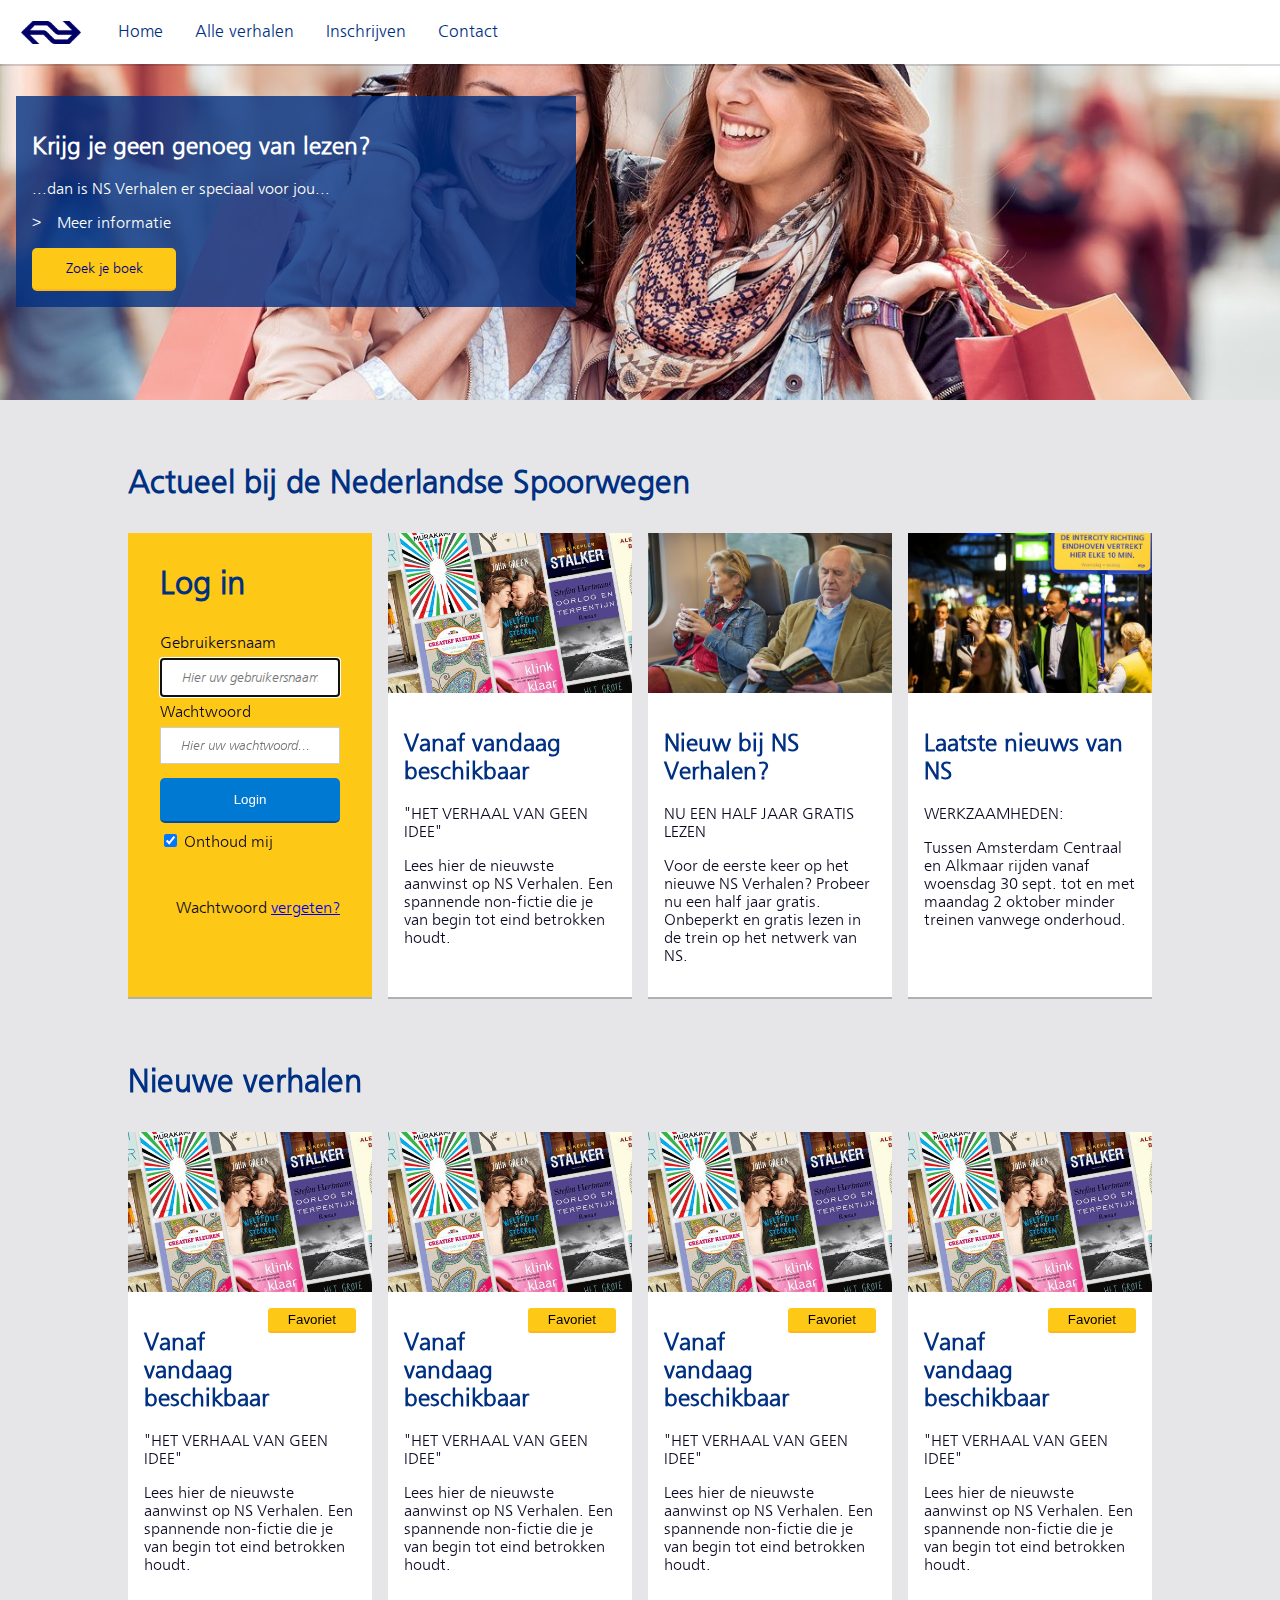
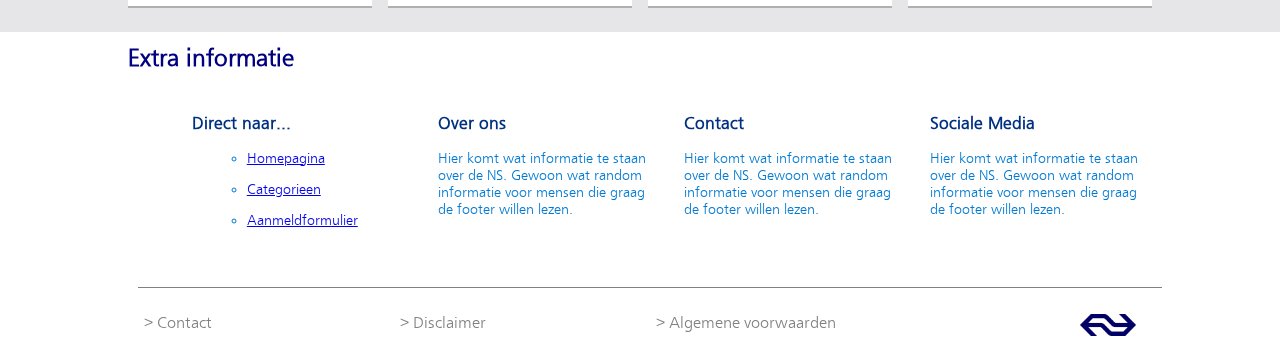
<file: index.html>
<!DOCTYPE html>
<html lang="en">

<head>
    <meta charset="UTF-8">
    <title>Verhalen Website</title>
    <link rel="stylesheet" href="css/main.css" />
</head>

<body>
    <header>
        <a href="index.html"><img class="logo" src="images/ns_logokopie.png"></a>

        <nav class="topnav" id="myTopnav">
            <a href="index.html">Home</a>
            <a href="verhalen.html">Alle verhalen</a>
            <a href="inschrijven.html">Inschrijven</a>
            <a href="#about">Contact</a>
            <a href="javascript:void(0);"  id="buttonNav"  class="icon">&#9776;</a>
        </nav>

    </header>

    <section class="landing">
        <div class="container_landingtekst">
            <h2>Krijg je geen genoeg van lezen?</h2>
            <p>...dan is NS Verhalen er speciaal voor jou...</p>
            <p><a href="#">> &nbsp; Meer informatie</a></p>
            <button class="leesMeer_button YellowButton">Zoek je boek</button>
        </div>

    </section>
    <div class="mastergrid">
    <h2 class="SectionTitle">Actueel bij de Nederlandse Spoorwegen</h2>
    <section class="container_stroke">
        <article id="loginFormArticle" class="container_box login-form">
        <form class="container_login_form" onsubmit="checkLogin();return false;">
            <h1>Log in</h1>
            <section class="container">
                <label for=gname>Gebruikersnaam</label>
                <input class="loginform" type="text" id=gname placeholder="Hier uw gebruikersnaam..." name="uname" required autofocus>

                <label for=wname>Wachtwoord</label>
                <input class="loginform" type="password" id=wname placeholder="Hier uw wachtwoord..." name="psw" required>

                <button class="login_button BlueButton" id=login type="submit">Login</button>

                <input type="checkbox" checked="checked"> Onthoud mij
            </section>

            <section id="LoginMessage"></section>

            <section class="container">
                <span class="psw">Wachtwoord <a href="#">vergeten?</a></span>
            </section>
        </form>
    </article>
        
        <article class="container_box">
                <img class="img-contain" src="images/nieuw_lezen.jpg" alt="afbeelding 3" />

                <div class="container-content">
                <h2>Vanaf vandaag beschikbaar</h2>
                <p>"HET VERHAAL VAN GEEN IDEE"</p>
                <P>Lees hier de nieuwste aanwinst op NS Verhalen. Een spannende non-fictie die je van begin tot eind betrokken houdt.</P>
                </div>
            </article>

        <article class="container_box">
                <img class="img-contain" src="images/lezen_trein.jpg" alt="afbeelding 3" />

                <div class="container-content">
                <h2>Nieuw bij NS Verhalen?</h2>
                <p>NU EEN HALF JAAR GRATIS LEZEN</p>
                <p>Voor de eerste keer op het nieuwe NS Verhalen? Probeer nu een half jaar gratis. Onbeperkt en gratis lezen in de trein op het netwerk van NS. </p>
                </div>
        </article>

        <article class="container_box">
                <img class="img-contain" src="images/ns_trein.jpg" alt="afbeelding 3" />

                <div class="container-content">
                <h2>Laatste nieuws van NS</h2>
                <p>WERKZAAMHEDEN:</p>
                <p>Tussen Amsterdam Centraal en Alkmaar rijden vanaf woensdag 30 sept. tot en met maandag 2 oktober minder treinen vanwege onderhoud. </p>
                </div>
        </article>
    </section>
</div>

<section class="modal">
    <section class="modal-content">
        <span class="close-button">&times;</span>
        <h1>Leuk! Het verhaal is toegevoegd aan je favorieten.</h1>
        </section>
</section>    

<div class="mastergrid">
    <h2 class="SectionTitle">Nieuwe verhalen</h2>
    <div class="container_stroke_verhaal">
            <article class="container_box">
                    <img class="img-contain" src="images/nieuw_lezen.jpg" alt="afbeelding 3" />
    
                    <div class="container-content">
                    <button class="favorite">Favoriet</button>
                    
                    
                        
                    
                    <h2>Vanaf vandaag beschikbaar</h2>
                    <p>"HET VERHAAL VAN GEEN IDEE"</p>
                    <P>Lees hier de nieuwste aanwinst op NS Verhalen. Een spannende non-fictie die je van begin tot eind betrokken houdt.</P>
                    </div>
            </article>

            

            <article class="container_box">
                    <img class="img-contain" src="images/nieuw_lezen.jpg" alt="afbeelding 3" />
                    <div class="container-content">
                    <button class="favorite">Favoriet</button>
                    

                    <h2>Vanaf vandaag beschikbaar</h2>
                    <p>"HET VERHAAL VAN GEEN IDEE"</p>
                    <P>Lees hier de nieuwste aanwinst op NS Verhalen. Een spannende non-fictie die je van begin tot eind betrokken houdt.</P>
                    </div>
            </article>

            <article class="container_box">
                    <img class="img-contain" src="images/nieuw_lezen.jpg" alt="afbeelding 3" />
    
                    <div class="container-content">
                    <button class="favorite">Favoriet</button>
                    

                    <h2>Vanaf vandaag beschikbaar</h2>
                    <p>"HET VERHAAL VAN GEEN IDEE"</p>
                    <P>Lees hier de nieuwste aanwinst op NS Verhalen. Een spannende non-fictie die je van begin tot eind betrokken houdt.</P>
                    </div>
            </article>

            <article class="container_box">
                    <img class="img-contain" src="images/nieuw_lezen.jpg" alt="afbeelding 3" />
    
                    <div class="container-content">
                    <button class="favorite">Favoriet</button>

                    <h2>Vanaf vandaag beschikbaar</h2>
                    <p>"HET VERHAAL VAN GEEN IDEE"</p>
                    <P>Lees hier de nieuwste aanwinst op NS Verhalen. Een spannende non-fictie die je van begin tot eind betrokken houdt.</P>
                    </div>
            </article>
    </div>
</div>

    <footer>
        <h2 class="footer_informatie">Extra informatie</h2>
        <ul class="footer_content">

            <li>
                <h3>Direct naar...</h3>
                <ul>
                    <li><a href="#">Homepagina</a></li>
                    <li><a href="#">Categorieen</a></li>
                    <li><a href="#">Aanmeldformulier</a></li>
                </ul>
            </li>

            <li>
                <h3>Over ons</h3>
                <p>Hier komt wat informatie te staan over de NS. Gewoon wat random informatie voor mensen die graag de footer willen lezen.</p>
            </li>

            <li>
                <h3>Contact</h3>
                <p>Hier komt wat informatie te staan over de NS. Gewoon wat random informatie voor mensen die graag de footer willen lezen.</p>
            </li>

            <li>
                <h3>Sociale Media</h3>
                <p>Hier komt wat informatie te staan over de NS. Gewoon wat random informatie voor mensen die graag de footer willen lezen.</p>
            </li>

        </ul>

        <ul class="second_footer_content">
            <li><a href="#">> Contact</a></li>
            <li><a href="#">> Disclaimer</a></li>
            <li><a href="#">> Algemene voorwaarden</a></li>
            <li><img src="images/ns_logokopie.png"></li>
        </ul>
    </footer>


</body>
<script src="js/navigatie.js"></script>

<script>
        function checkLogin(){
            var loginForm = document.getElementById("loginFormArticle");
            loginForm.parentNode.removeChild(loginForm);
        }

</script>

<script>
        	
    var modal = document.querySelector(".modal");
    var trigger = document.querySelectorAll(".favorite");
    var closeButton = document.querySelector(".close-button");

    function toggleModal() {
        modal.classList.toggle("show-modal");
    }

    function windowOnClick(event) {
        if (event.target === modal) {
            toggleModal();
        }
    }

    trigger.addEventListener("click", toggleModal);
    closeButton.addEventListener("click", toggleModal);
    window.addEventListener("click", windowOnClick);
	
</script>


</html>
</file>
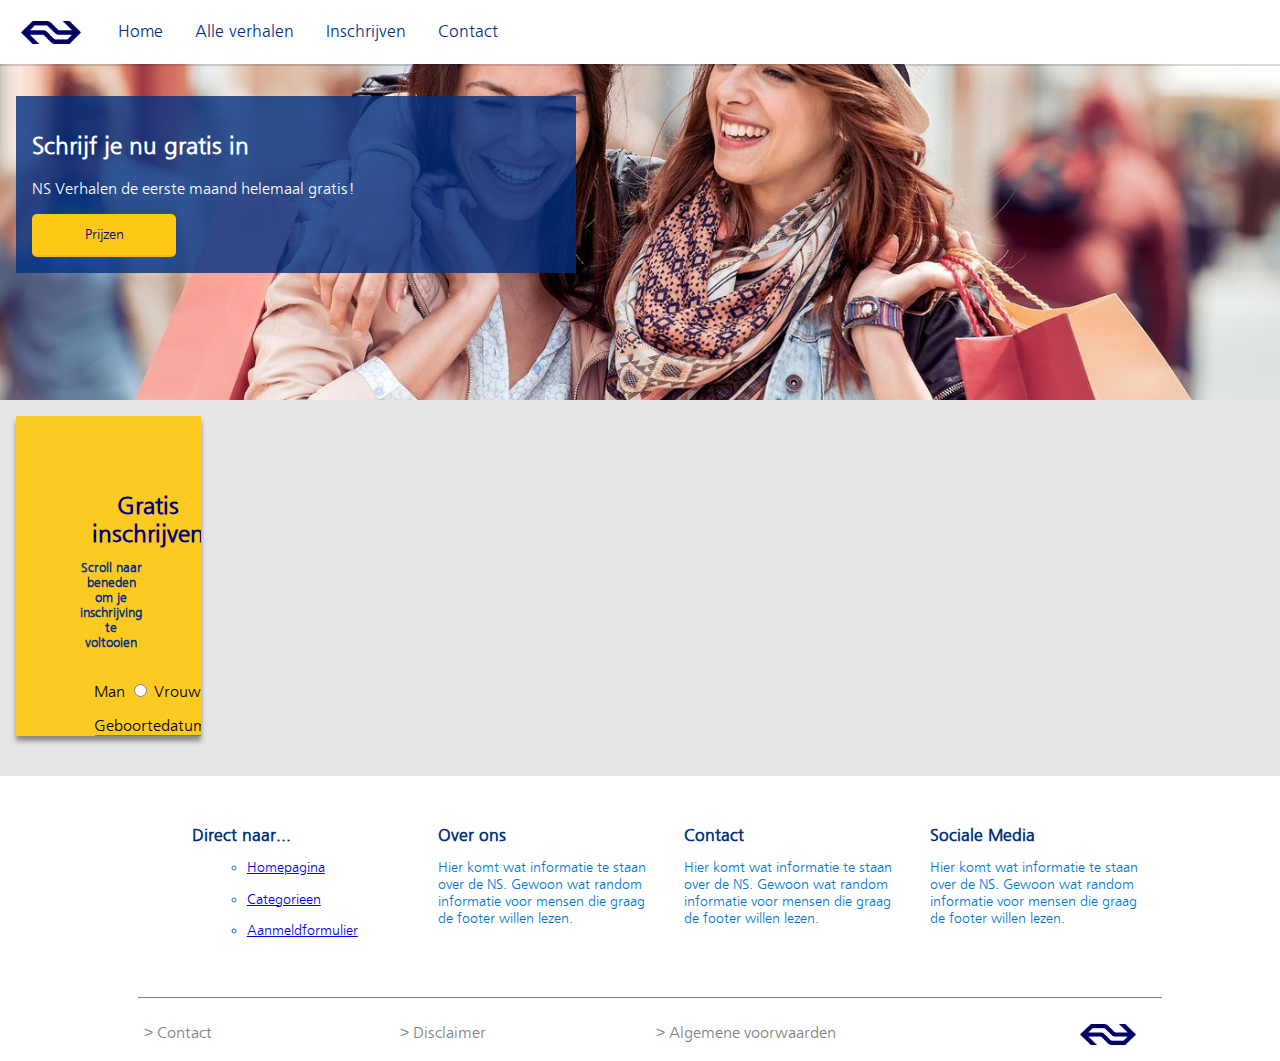
<file: inschrijven.html>
<!DOCTYPE html>
<html lang="en">

<head>
    <meta charset="UTF-8">
    <title>Verhalen Website</title>
    <link rel="stylesheet" href="css/main.css" />
</head>

<body>
    <header>
        <a href="index.html"><img class="logo" src="images/ns_logokopie.png"></a>

        <!--<section class="searchbar">
             <input class="zoeken" type="text" placeholder="Zoek een boek..." required />
                <button class="searchbtn" type="submit">Ga</button>
            </section>-->

        <div class="topnav" id="myTopnav">
            <a href="index.html">Home</a>
            <a href="verhalen.html">Alle verhalen</a>
            <a href="inschrijven.html">Inschrijven</a>
            <a href="#about">Contact</a>
            <a href="javascript:void(0);"  id="buttonNav"  class="icon">&#9776;</a>
        </div>
    </header>

    <section class="landing">
        <div class=container_landingtekst>
            <h2>Schrijf je nu gratis in</h2>
            <p>NS Verhalen de eerste maand helemaal gratis!</p>
            <button class="leesMeer_button">Prijzen</button>
        </div>

    </section>

    <section class="container_stroke">
        <form class="container_signup_form">
            <h1>Gratis inschrijven</h1>
            <h2>Scroll naar beneden om je inschrijving te voltooien</h2>
            <fieldset class="container_signup">


                <label>Man</label>
                <input class="loginform"  type="radio" name="gender" value=male>

                <label>Vrouw</label>
                <input class="loginform" type="radio" name="gender" value=female>

                <p><label for=gebd>Geboortedatum</label>
                <input class="loginform" type="date" id=gebd name="gebd" required></p>

                <label for=gname>Nieuwe gebruikersnaam</label>
                <input class="loginform" type="text" id=gname placeholder="Hier uw gebruikersnaam..." name="uname" required>

                <label for=fname>Uw voornaam</label>
                <input class="loginform" type="text" id=fname placeholder="Hier uw voornaam..." name="uname" required>

                <label for=lname>Uw achternaam</label>
                <input class="loginform" type="text" id=lname placeholder="Hier uw achternaam..." name="uname" required>

                <label for=email>Uw emailadres</label>
                <input class="loginform" type="email" id=email placeholder="Hier uw emailadres..." name="mail" required>

                <label for=tel>Telefoonnummer</label>
                <input class="loginform" type="tel" id=tel placeholder="Hier uw telefoonnummer..." name="mail">

                <label for=wname>Nieuw wachtwoord</label>
                <input class="loginform" type="password" id=wname placeholder="Hier uw wachtwoord..." name="psw" required>

                <label for=wname>Herhaal wachtwoord</label>
                <input class="loginform" type="password" id=wname placeholder="Herhaal uw wachtwoord..." name="psw" required>

                <button class="signup_button" type="submit">Inschrijven</button>
            </fieldset>
        </form>

    </section>

    <footer class="footer_container">

        <ul class="footer_content">
            <li>
                <h1>Direct naar...</h1>
                <ul>
                    <li><a href="#">Homepagina</a></li>
                    <li><a href="#">Categorieen</a></li>
                    <li><a href="#">Aanmeldformulier</a></li>
                </ul>
            </li>

            <li>
                <h1>Over ons</h1>
                <p>Hier komt wat informatie te staan over de NS. Gewoon wat random informatie voor mensen die graag de footer willen lezen.</p>
            </li>

            <li>
                <h1>Contact</h1>
                <p>Hier komt wat informatie te staan over de NS. Gewoon wat random informatie voor mensen die graag de footer willen lezen.</p>
            </li>

            <li>
                <h1>Sociale Media</h1>
                <p>Hier komt wat informatie te staan over de NS. Gewoon wat random informatie voor mensen die graag de footer willen lezen.</p>
            </li>

        </ul>

        <ul class="second_footer_content">
            <li><a href="#">> Contact</a></li>
            <li><a href="#">> Disclaimer</a></li>
            <li><a href="#">> Algemene voorwaarden</a></li>
            <li><img src="images/ns_logokopie.png"></li>
        </ul>
    </footer>

<script src="js/navigatie.js"></script>
</body>

</html>
</file>
<file: css/main.css>
/* Declaration of colors */
:root {
    --main-bg-color: #e6e6e9;
    --main-txt-color: #070721;
  }

@font-face {
    font-family: NS SansBold;
    src: url('../fonts/nssansbold.ttf')format("truetype");
}

@font-face {
    font-family: NS SansReg;
    src: url('../fonts/nssans.ttf')format("truetype");
}

@font-face {
    font-family: NS SansBit;
    src: url('../fonts/nssansbit.ttf')format("truetype");
}

@font-face {
    font-family: NS SansIta;
    src: url('../fonts/nssansita.ttf')format("truetype");
}

* {box-sizing: border-box;}

body{
    background-color: var(--main-bg-color);
    margin: 0;
}

header{
    background-color: white;
    width: 100%;
    height: 4em;
    box-shadow: 0 .125rem 0 0 rgba(7,7,33,.15);
    padding: 0;
    top: 0;
    position: fixed;
    z-index: 6;
}

h2 {
    color: #003082;
}

.uitwerking {
    text-decoration: none;
}

.uitwerking:hover {
    cursor: pointer;
}

h2.SectionTitle {
    font-family: 'NS SansReg';
    font-size: 2em;
    margin: 2em 0em 1em 0em;
}

.favorite {
    float: right;
    background-color: #fec817 !important;
    border: none;
        border-bottom-color: currentcolor;
        border-bottom-style: none;
        border-bottom-width: medium;
    border-bottom: 2px solid #ffb519;
    padding: 4px 20px;
    border-radius: 3px;
}

.favorite:hover {
    cursor: pointer;
}

.landing{
    background-image: url("../images/headerimg5.jpg");
    background-position: center;
    background-size: cover;
    background-repeat: no-repeat;
    width: 100vw;
    height: 25em;
    z-index: 2;
    display: inline-block;
}

.logo{
    width: 60px;
    float: left;
    margin: 21px;
}

.logo2{
    width: 80px;
    float: left;
    margin: 17px;
}

/*Hier komt het topnav menu*/

.topnav {
    background-color: white;
    overflow: hidden;
    margin-top: 0.5em;
}

.topnav a {
    font-family: NS SansReg;
    float: left;
    display: block;
    color: #003082;
    text-align: center;
    padding: 14px 16px;
    text-decoration: none;
    font-size: 17px;
}

.topnav a:hover {
    background-color: #ddd;
    color: black;
}

.topnav a.icon {
    display: none;
}

@media screen and (max-width: 600px) {
    .topnav a:not(:first-child){
        display: none;
    }
  .topnav a.icon {
      display: block;
      float: right;
    }
}

@media screen and (max-width: 600px) {
    .topnav.responsive{
        position: relative;
  }
    .topnav.responsive .icon {
        position: absolute;
        right: 0;
        top: 0;
  }
    .topnav.responsive a {
        float: none;
        display: block;
        text-align: left;
  }
}

/*Hier eindigt het topnav menu*/

@media screen and (max-width: 600px) {
    div.container_landingtekst {
        width: 80%;
        margin-left: 2%;
        height: auto;
    }

    button.leesMeer_button{
        height: 3em;
        width: 10em;
        font-size: 0.9em;
    }

    .container_landingtekst p a{
        display: none;
    }

    .container_stroke {
        grid-template-columns: repeat(2, 1fr);
    }
}

/* Code for changing style at tablet format */ 

@media screen and (max-width: 800px) {
    .container_stroke {
        grid-template-columns: repeat(2, 1fr) !important;
    }
    ul.footer_content {
        grid-template-columns: repeat(2, 1fr) !important;
    }
    ul.second_footer_content {
        grid-template-columns: repeat(2, 1fr) !important;
    }
    .container_stroke_verhaal {
        grid-template-columns: repeat(2, 1fr) !important;
    }
}

@media screen and (max-width: 600px){
    ul.topnav li.right, ul.topnav li, ul.footer_content, ul.footer_content li ul.second_footer_content{
        float: none;
    }
}

@media screen and (min-width:601px) {
    div.container_landingtekst{
     margin-left: 1em;
     width: 35em;
     height: auto;
    }

}

.searchbar{
    width: 100%;
    margin: 0px 0px;
    display: inline-block;
    border-bottom: 2px solid #ccc;
    box-sizing: border-box;
    background-color: #e9ebee;
    padding: 5px;
}

.searchbtn{
    font-family: NS SansIta;
    width: 7em;
    padding: 1em;
    border-radius: 20px;
    background-color: white;

}

.zoeken{
    font-family: NS SansIta;
    padding: 1em;
    border-radius: 20px;
    width: 70%;

}

.loginform:focus {
    border: 2px solid #004ba0 !important;
}


.login-form {
    background-color: #fec817 !important;
    font-family: NS SansReg;
    padding: 1em;
    border-bottom: 2px solid #b0b0b0;
}

form h1{
    margin: 0.5em;
    color: #003082;
}

input.loginform[type=text], input.loginform[type=password], input.loginform[type=email], input.loginform[type=tel] {
    font-family: NS SansIta;
    width: 100%;
    padding: 10px 20px;
    margin: 6px 0;
    display: inline-block;
    border: 1px solid #ccc;
    box-sizing: border-box;

}

button {
    border-radius: 5px;
}

.login_button {
    background-color: #0079d3;
    color: white;
    padding: 14px 20px;
    margin: 8px 0;
    border: none;
    cursor: pointer;
    width: 100%;
    border-bottom: 2px solid #004ba0;
}

.YellowButton:hover {
    box-shadow: inset 0 -3.125rem 0 #ffb519;
    transition: 0.3s;
    cursor: pointer;
}

.BlueButton:hover {
    box-shadow: inset 0 -3.125rem 0 #004ba0;
    transition: 0.3s;
    cursor: pointer;
}

.img-contain {
    -o-object-fit: cover;
    object-fit: cover;
    width: 100%;
    height: 100%;
    display: inline-block;
    vertical-align: middle;  
}

.cancelbtn {
    width: auto;
    padding: 10px 18px;
    background-color: #003082;
    color: white;
}

.container {
    padding: 16px;
}

span.psw {
    float: right;
    padding-top: 16px;
}

/* Change styles on extra small screens */

@media screen and (max-width: 400px) {
    span.psw {
       display: block;
       float: none;
    }
    .cancelbtn {
       width: 100%;
    }
    .cancelbtn_signup{
       width: 100%;
    }
    .container_stroke {
        grid-template-columns: repeat(1, 1fr) !important;
    }
    ul.footer_content {
        grid-template-columns: repeat(1, 1fr) !important;
    }
    ul.second_footer_content {
        grid-template-columns: repeat(1, 1fr) !important;
    }
    .container_stroke_verhaal {
        grid-template-columns: repeat(1, 1fr) !important;
    }
}

footer {
    font-family: NS SansReg;
    background-color: white;
    margin: 0;
    margin-top: 1.5em;
    width: 100vw;
    height: auto;
    padding: 1% 10% 0% 10%;

}

ul.footer_content{
    width: 100%;
    background-color: #fff;
    color: #0079d3;
    font-size: 0.9em;
    list-style-type: none;
    margin: 10px;
    border-bottom: 1px solid grey;
    display: grid;
    grid-template-columns: repeat(4, 1fr);
    grid-auto-rows: minmax(100px, auto);
    padding-bottom: 2em;
}

ul.footer_content li {
    margin: 1em;
}

ul.footer_content h3 {
    color: #003082;
}

ul h1 {
    color: #003082;
    font-size: 1.2em;
}

ul.second_footer_content{
    list-style-type: none;
    margin: 0;
    padding: 0;
    display: grid;
    grid-template-columns: repeat(4, 1fr);
    grid-auto-rows: minmax(50px, auto);
}

ul.second_footer_content li a{
    margin: 1em;
    color: grey;
    text-decoration: none;
    display: block;
    float: left;
}

ul.second_footer_content li img{
    width: 3.5em;
    float: right;
    margin: 1em;
}

.mastergrid {
    margin: 1% 10%;
}

.container_stroke {
    font-family: NS SansReg;
    z-index: 2;
    display: grid;
    grid-template-columns: repeat(4, 1fr);
    grid-auto-rows: minmax(100px, auto);
    grid-gap: 1em;
}

.container_stroke_verhaal {
    font-family: NS SansReg;
    z-index: 2;
    display: grid;
    grid-template-columns: repeat(4, 1fr);
    grid-auto-rows: minmax(100px, auto);
    grid-gap: 1em;
}

.container_box {
    background-color: white;
    color: var(--main-txt-color);
    border-bottom: 2px solid #b0b0b0;
}

.container_box img{
    height: 10em;
    width: 100%;
}

.container-content {
    padding: 1em;
}

.container_signup_form {
    background-color: rgba(254, 200, 23, 0.95);
    font-family: NS SansReg;
    padding: 4em;
    margin: 1em;
    width: 60%;
    height: 20em;
    display: flex;
    justify-content: space-around;
    flex-wrap: wrap;
    overflow: auto;
    box-shadow: 0px 5px 5px #888888;

}

.signup_button{
    background-color: #0079d3;
    color: white;
    padding: 14px 20px;
    margin: 30px 0;
    border: none;
    float: right;
    cursor: pointer;
    width: 10em;
}

h2.footer_informatie{
    margin: 0;
    color: navy
}


.container_signup_form h1{
    font-size: 1.5em;
    text-align: center;
    font-family: NS SansReg;
    color: navy;
    padding: 0;
}

.container_signup_form h2{
    font-size: 0.8em;
    text-align: center;
    margin: 0em 0em 2em 0em;
}

fieldset{
    border: 0;
}

#cancelbtn_signup{
    width: auto;
    padding: 10px 18px;
    background-color: #003082;
    color: white;
}

.container_landingtekst{
    font-family: NS SansReg;
    color: white;
    height: 12em;
    background-color: rgba(0, 48, 130, 0.8);
    margin-bottom: 8em;
    margin-top: 6em;
    margin-right: auto;
    padding: 1em;
}

.container_landingtekst h2 {
    color: #fff;
}

.container_landingtekst p a{
    color: white;
    text-decoration: none;
}

.container_landingtekst p a:hover{
    opacity: 0.8;
}

.leesMeer_button{
    font-family: NS SansReg;
    font-size: 0.8em;
    color: navy;
    background-color: #fec817;
    padding: 0.5em;
    border: 0;
    height: 3em;
    width: 10em;
    font-size: 0.9em;
    border-bottom: 2px solid #ffb519;
}

/* Modal box styling */

.modal {
    position: fixed;
    left: 0;
    top: 0;
    width: 100%;
    height: 100%;
    background-color: rgba(0, 0, 0, 0.5);
    opacity: 0;
    visibility: hidden;
    transform: scale(1.1);
    transition: visibility 0s linear 0.25s, opacity 0.25s 0s, transform 0.25s;
}
.modal-content {
    position: absolute;
    top: 50%;
    left: 50%;
    transform: translate(-50%, -50%);
    background-color: white;
    padding: 1rem 1.5rem;
    width: 24rem;
    border-radius: 0.5rem;
}
.close-button {
    float: right;
    width: 1.5rem;
    line-height: 1.5rem;
    text-align: center;
    cursor: pointer;
    border-radius: 0.25rem;
    background-color: lightgray;
}
.close-button:hover {
    background-color: darkgray;
}
.show-modal {
    opacity: 1;
    visibility: visible;
    transform: scale(1.0);
    transition: visibility 0s linear 0s, opacity 0.25s 0s, transform 0.25s;
}
</file>
